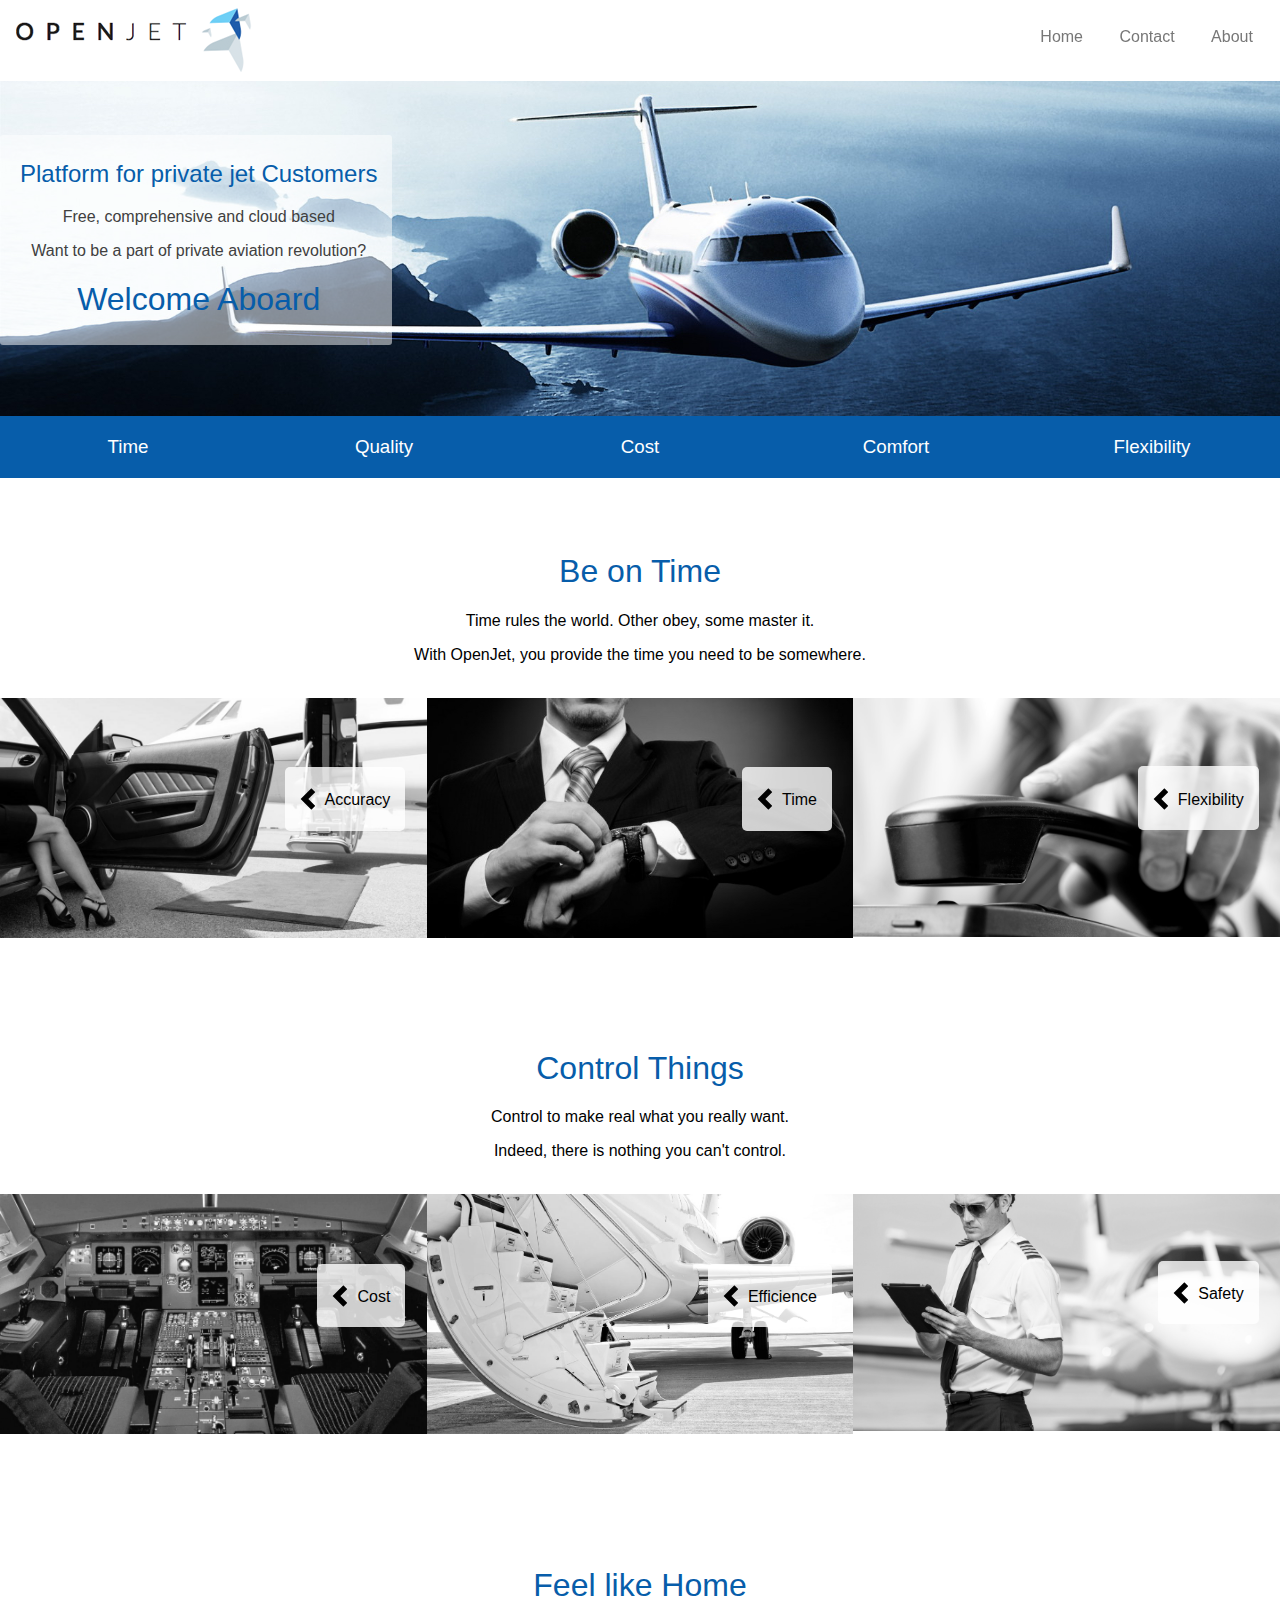
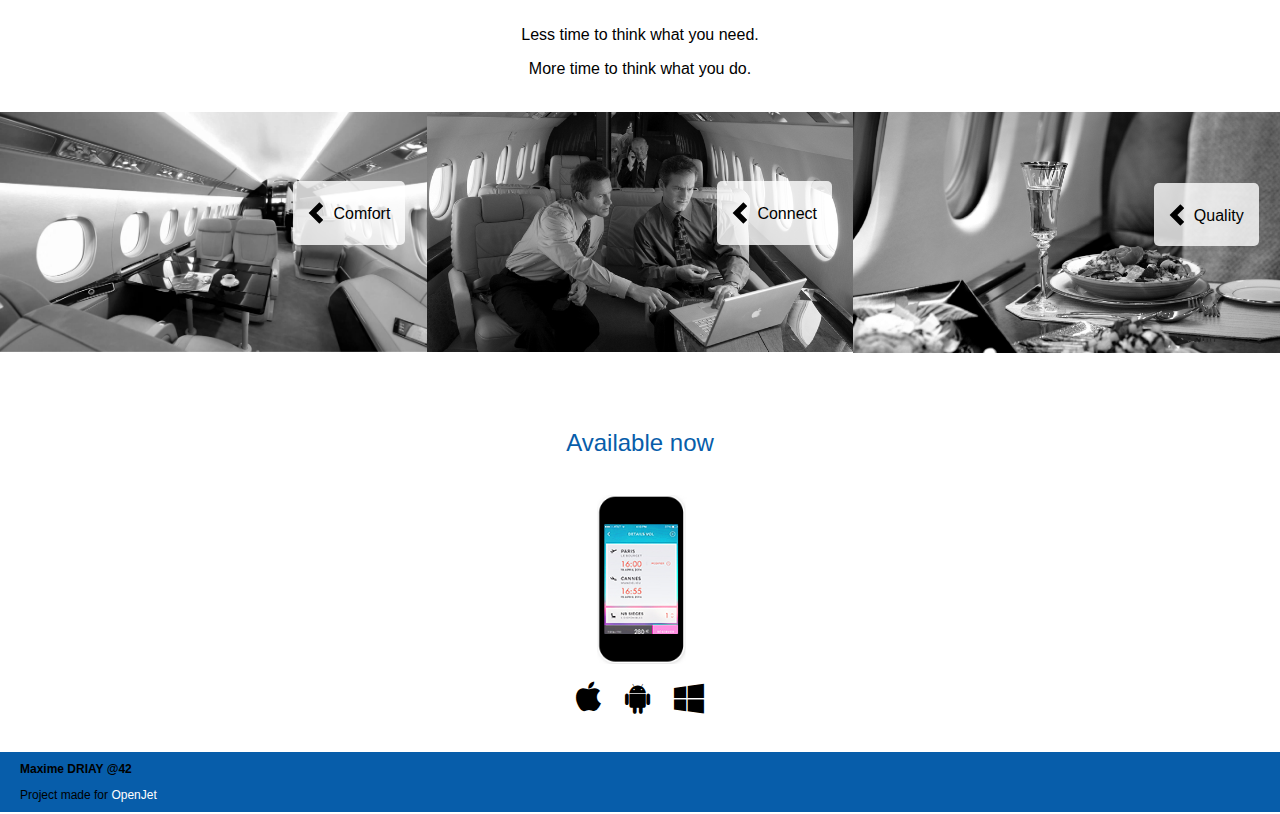
<file: index.html>
<!DOCTYPE HTML>
<html>
  <head>
    <title>OpenJet</title>
    <!-- <link href="bootstrap/css/bootstrap.min.css" rel="stylesheet"> -->
    <meta name="viewport" content="width=device-width, initial-scale=1">
    <link rel="stylesheet" href="Pure/pure-min.css">
    <link rel="stylesheet" href="Pure/grids-responsive-min.css">
    <link rel="stylesheet" href="owl-carousel/owl.carousel.css">
    <link rel="stylesheet" href="owl-carousel/owl.theme.css">
    <link rel="stylesheet" href="font-awesome/css/font-awesome.css">
    <link rel="stylesheet" href="font-awesome/css/font-awesome.min.css">
    <link rel="stylesheet" href="main.css">
    <link rel="shortcut icon" href="img/logo_mini.jpg" type="image/x-icon"/>
    <script src="https://ajax.googleapis.com/ajax/libs/jquery/1.11.3/jquery.min.js"></script>
    <script src="owl-carousel/owl.carousel.js"></script>
    <script>
    $(document).ready(function() {
        $(".owl-carousel").owlCarousel({
          items : 5,
          itemsDesktop : [1000,4],
          itemsDesktopSmall : [900,3],
          itemsTablet: [600,2],
          itemsMobile : [600,2],
          pagination: false,
          dots: false,
      });
    });
    </script>
  </head>
  <body>
    <header>
      <div class="pure-menu pure-menu-horizontal header_fixe w_min">
        <div class="pure-u-1-3">
          <a href="index.html" class="pure-menu-heading">
            <img class="pure-img" src="img/logo.png">
          </a>
        </div>
        <div class="pure-u-1-3"></div>
        <div class="pure-u-1-3">
        <ul id="menuLink1" class="pure-menu-list">
          <li class="pure-menu-item"><a href="index.html" class="pure-menu-link">Home</a></li>
          <li class="pure-menu-item"><a href="about.html#contact" class="pure-menu-link">Contact</a></li>
          <li class="pure-menu-item"><a href="about.html" class="pure-menu-link">About</a></li>
        </ul>
      </div>
      </div>
    </header>
    <section>
      <div class="pure-g">
        <div class="home_top pure-u-1">
          <img class="pure-img" src="img/jet_home_2.jpg">
        </div>
        <div class="pure-u-1 pure-u-md-1 pure-u-lg-1-2">
          <div class="title_imghome p_blue">
            <div class="title_box">
              <h2>Platform for private jet Customers</h2>
              <p class="p_black">Free, comprehensive and cloud based</p>
              <p class="p_black">Want to be a part of private aviation revolution?</p>
              <h1>Welcome Aboard</h1>
            </div>
          </div>
        </div>
        <div class="pure-u-1 moz-mtop">
          <div class="owl-carousel">
            <a href="#level_1" class="link"><div class="item"><h3>Time</h3></div></a>
            <a href="#level_3" class="link"><div class="item"><h3>Quality</h3></div></a>
            <a href="#level_2" class="link"><div class="item"><h3>Cost</h3></div></a>
            <a href="#level_3" class="link"><div class="item"><h3>Comfort</h3></div></a>
            <a href="#level_1" class="link"><div class="item"><h3>Flexibility</h3></div></a>
            <a href="#level_1" class="link"><div class="item"><h3>Accuracy</h3></div></a>
            <a href="#level_3" class="link"><div class="item"><h3>Connect</h3></div></a>
            <a href="#level_2" class="link"><div class="item"><h3>Efficience</h3></div></a>
            <a href="#level_2" class="link"><div class="item"><h3>Safety</h3></div></a>
          </div>
        </div>
      </div>
      <div class="pure-u-1" id="level_1"></div>
      <div class="pure-u-1"></div>
      <div class="pure-u-1"></div>
      <div class="pure-g">
        <div class="pure-u-1 bg-white">
          <h1 class="p_blue">Be on Time</h1>
          <p>Time rules the world. Other obey, some master it.</p>
          <p>With OpenJet, you provide the time you need to be somewhere.</p>
          </br>
        </div>
        <div class="pure-u-1 pure-u-md-1-2 pure-u-lg-1-3">
          <div class="section bg-white">
            <img class="pure-img grayscale" src="img/landing_jet_1.jpg">
            <input type="checkbox" id="button"/>
            <label for="button" class="show_box">
              <h4><img class="img_showbow" src="glyphicons/png/glyphicons-225-chevron-left.png">Accuracy</h4>
            </label>
            <aside class="content_box">Directly from car to jet. And reverse.</aside>
          </div>
        </div>
        <div class="pure-u-1 pure-u-md-1-2 pure-u-lg-1-3">
          <div class="section bg-white">
            <img class="pure-img grayscale" src="img/heure_2.jpg">
              <input type="checkbox" id="button1"/>
              <label for="button1" class="show_box">
                <h4><img class="img_showbow" src="glyphicons/png/glyphicons-225-chevron-left.png">Time</h4>
              </label>
              <aside class="content_box">No delay, no queue, no waiting.</aside>
          </div>
        </div>
        <div class="pure-u-1 pure-u-md-1-2 pure-u-lg-1-3">
          <div class="section bg-white">
            <img class="pure-img grayscale" src="img/telephone_2.jpg">
              <input type="checkbox" id="button2"/>
              <label for="button2" class="show_box">
                <h4><img class="img_showbow" src="glyphicons/png/glyphicons-225-chevron-left.png">Flexibility</h4>
              </label>
              <aside class="content_box">Modify the schedule. With a single call.</aside>
          </div>
        </div>
      </div>
      <div class="pure-u-1" id="level_2"></div>
      <div class="pure-u-1"></div>
      <div class="pure-u-1"></div>
      <div class="pure-g">
        <div class="pure-u-1">
          <h1 class="p_blue">Control Things</h1>
          <p>Control to make real what you really want.</p>
          <p>Indeed, there is nothing you can't control.</p>
          </br>
        </div>
        <div class="pure-u-1 pure-u-md-1-2 pure-u-lg-1-3">
          <div class="section bg-white">
            <img class="pure-img grayscale" src="img/cockpit_2.jpg">
            <input type="checkbox" id="button3"/>
            <label for="button3" class="show_box">
              <h4><img class="img_showbow" src="glyphicons/png/glyphicons-225-chevron-left.png">Cost</h4>
            </label>
            <aside class="content_box">You see and master every cost linked to what you do</aside>
          </div>
        </div>
        <div class="pure-u-1 pure-u-md-1-2 pure-u-lg-1-3">
          <div class="section bg-white">
            <img class="pure-img grayscale" src="img/escalier-2.jpg">
              <input type="checkbox" id="button4"/>
              <label for="button4" class="show_box">
                <h4><img class="img_showbow" src="glyphicons/png/glyphicons-225-chevron-left.png">Efficience</h4>
              </label>
              <aside class="content_box">Always available for you, do not think something else.</aside>
          </div>
        </div>
        <div class="pure-u-1 pure-u-md-1-2 pure-u-lg-1-3">
          <div class="section bg-white">
            <img class="pure-img grayscale" src="img/safety_a2.jpg">
              <input type="checkbox" id="button5"/>
              <label for="button5" class="show_box">
                <h4><img class="img_showbow" src="glyphicons/png/glyphicons-225-chevron-left.png">Safety</h4>
              </label>
              <aside class="content_box">High level of security around you. No compromise.</aside>
          </div>
        </div>
      </div>
      <div class="pure-u-1" id="level_3"></div>
      <div class="pure-u-1"></div>
      <div class="pure-u-1"></div>
      <div class="pure-g">
        <div class="pure-u-1">
          <h1 class="p_blue">Feel like Home</h1>
          <p>Less time to think what you need.</p>
          <p>More time to think what you do.</p>
          </br>
        </div>
        <div class="pure-u-1 pure-u-md-1-2 pure-u-lg-1-3">
          <div class="section bg-white">
            <img class="pure-img grayscale" src="img/inside_b2.jpg">
            <input type="checkbox" id="button6"/>
            <label for="button6" class="show_box">
              <h4><img class="img_showbow" src="glyphicons/png/glyphicons-225-chevron-left.png">Comfort</h4>
            </label>
            <aside class="content_box">Warm and cosy, even desktop-able.</aside>
          </div>
        </div>
        <div class="pure-u-1 pure-u-md-1-2 pure-u-lg-1-3">
          <div class="section bg-white">
            <img class="pure-img grayscale" src="img/working_2.jpg">
            <input type="checkbox" id="button7"/>
            <label for="button7" class="show_box">
              <h4><img class="img_showbow" src="glyphicons/png/glyphicons-225-chevron-left.png">Connect</h4>
            </label>
            <aside class="content_box">Wifi, Cellular, remote screen, tablets. Everything you need. </aside>
          </div>
        </div>
        <div class="pure-u-1 pure-u-md-1-2 pure-u-lg-1-3">
          <div class="section bg-white">
            <img class="pure-img grayscale" src="img/food_2.jpg">
            <input type="checkbox" id="button8"/>
            <label for="button8" class="show_box">
              <h4><img class="img_showbow" src="glyphicons/png/glyphicons-225-chevron-left.png">Quality</h4>
            </label>
            <aside class="content_box">The best service is including best product.</aside>
          </div>
        </div>
      </div>
      <div class="pure-u-g">
        <div class="pure-u-1"><h2 class="p_blue">Available now</h2></div>
        <div class="pure-u-1"></div>
        <div class="pure-u-1"><img class="pure-img" src="img/iphone_2.jpg"></div>
        <div class="pure-u-1"></div>
        <div class="pure-u-1">
          <i class="fa fa-apple fa-2x"></i>
          <i class="fa fa-android fa-2x m_left"></i>
          <i class="fa fa-windows fa-2x m_left"></i>
        </div>
      </div>
    </section>
    <footer class="pure-u-g">
      <div id="bg-footer" class="pure-u-1">
          <span class="footer_left_1"><strong>Maxime DRIAY <span class="">@42</span></strong><span>
          <p>Project made for <span class="p_white">OpenJet</span></p>
      </div>
    </footer>
  </body>
</html>
</file>
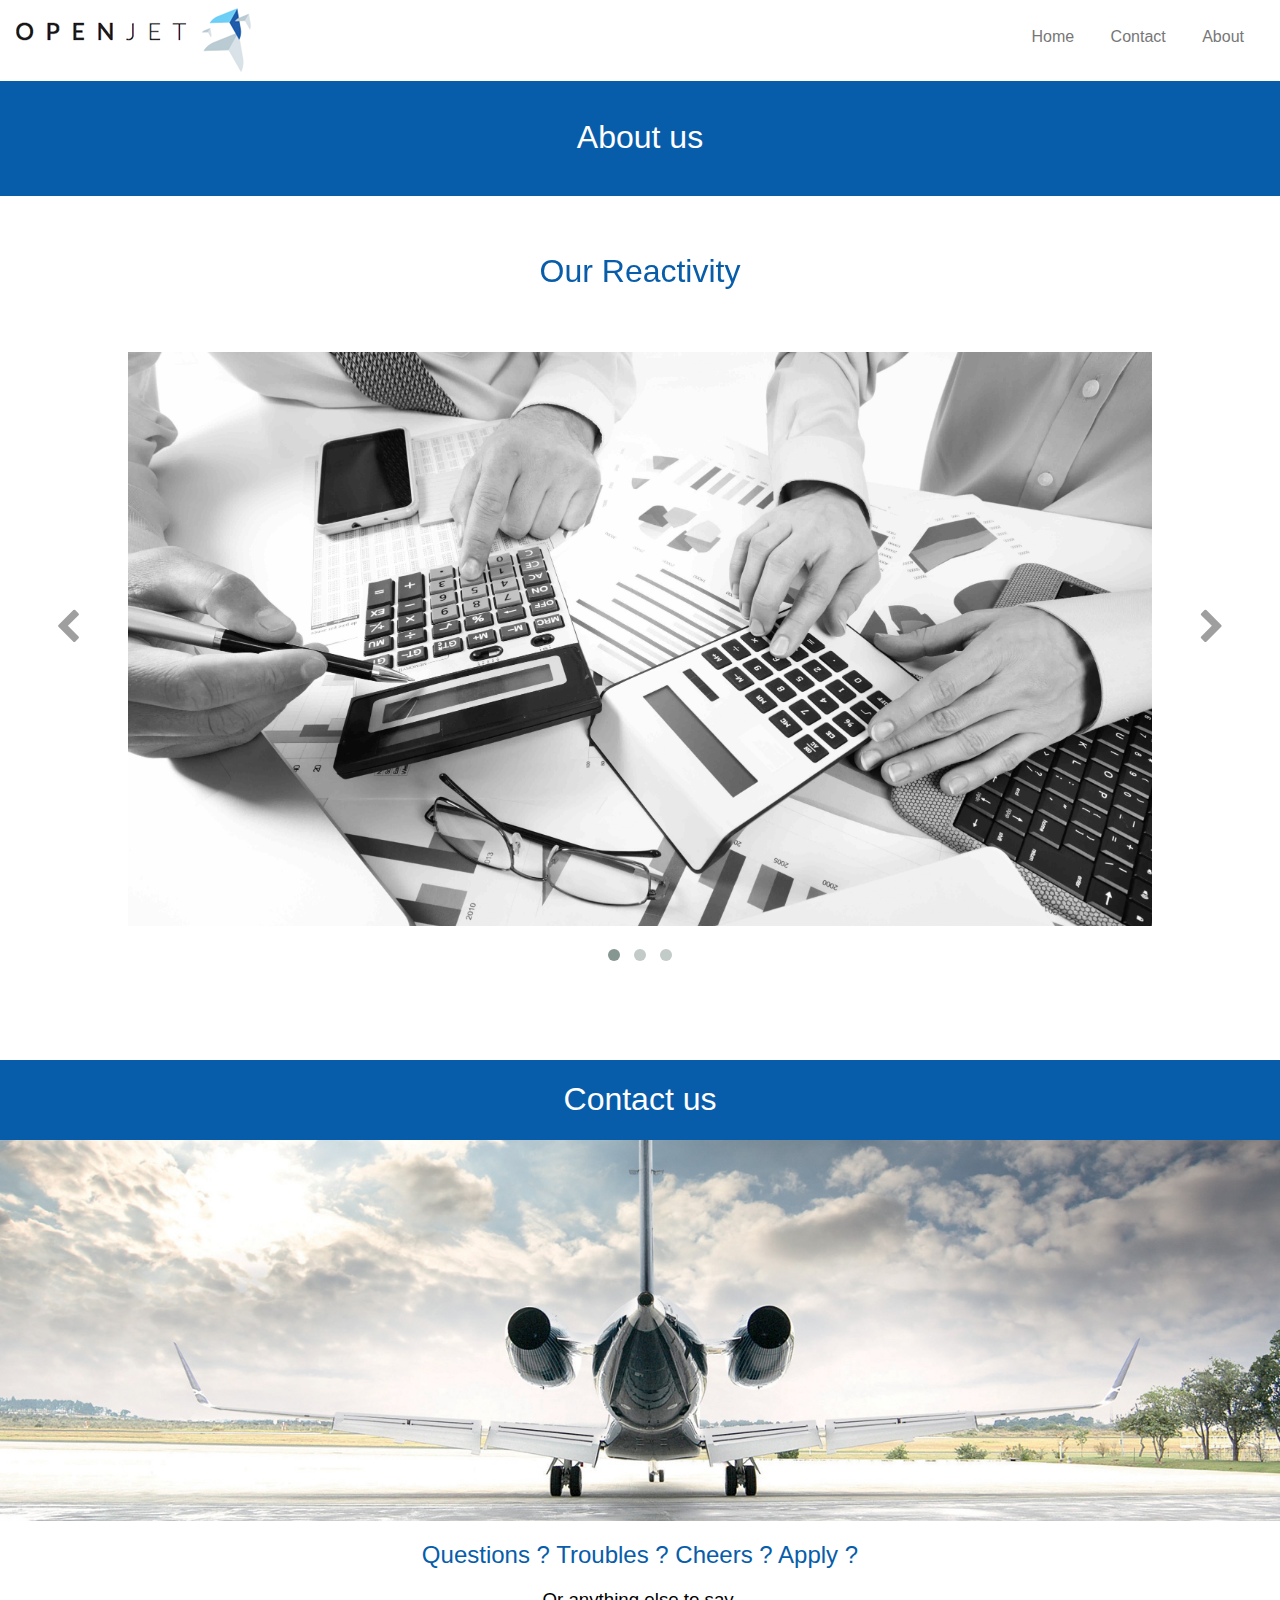
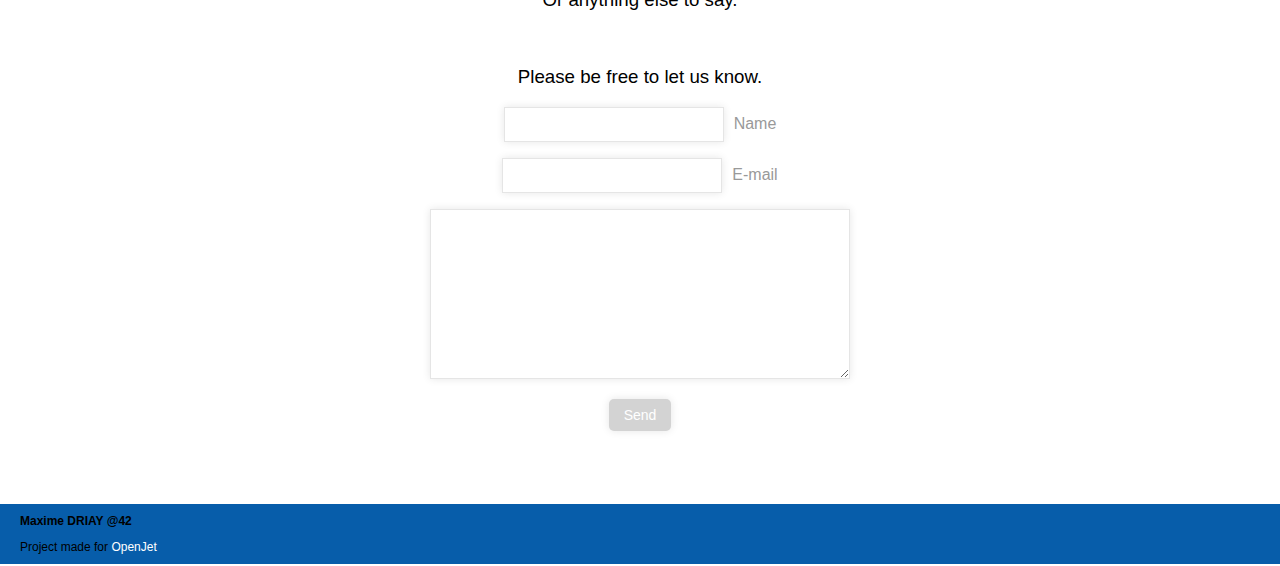
<file: about.html>
<!DOCTYPE HTML>
<html>
  <head>
    <title>OpenJet</title>
    <meta name="viewport" content="width=device-width, initial-scale=1">
    <link rel="stylesheet" href="Pure/pure-min.css">
    <link rel="stylesheet" href="Pure/grids-responsive-min.css">
    <link rel="stylesheet" href="owl-carousel/owl.carousel.css">
    <link rel="stylesheet" href="owl-carousel/owl.theme.css">
    <link rel="stylesheet" href="font-awesome/css/font-awesome.css">
    <link rel="stylesheet" href="font-awesome/css/font-awesome.min.css">
    <link rel="shortcut icon" href="img/logo_mini.jpg" type="image/x-icon"/>
    <link rel="stylesheet" href="main.css">
    <script src="https://ajax.googleapis.com/ajax/libs/jquery/1.11.3/jquery.min.js"></script>
    <script src="owl-carousel/owl.carousel.js"></script>
    <script>
    $(document).ready(function() {
      $(".owl-carousel").owlCarousel({
        autoPlay: 5000,
        stopOnHover: true,
        navigation : true,
        slideSpeed : 300,
        paginationSpeed : 400,
        singleItem:true,
        navigationText: [
        "<i class='fa fa-chevron-left fa-2x'></i>",
        "<i class='fa fa-chevron-right fa-2x'></i>"
        ]
      });
    });
    </script>
  </head>
  <body class="body_about">
    <header>
      <div class="pure-menu pure-menu-horizontal header_fixe">
        <div class="pure-u-1-3">
          <a href="index.html" class="pure-menu-heading"><img class="pure-img img-center" src="img/logo.png"></a>
        </div>
        <ul id="menuLink1" class="pure-menu-list">
          <li class="pure-menu-item"><a href="index.html" class="pure-menu-link">Home</a></li>
          <li class="pure-menu-item"><a href="about.html#contact" class="pure-menu-link">Contact</a></li>
          <li class="pure-menu-item"><a href="about.html" class="pure-menu-link">About</a></li>
        </ul>
      </div>
    </header>
    <section>
      <div class="pure-g">
        <div class="adj_top pure-u-1 bg-dark-blue">
          </br><h1 class="p_white">About us</h1></br>
        </div>
      </div>
      </br></br>
      <div class="pure-u-1 bg-white">
        <div class="owl-carousel">
          <div class="item_2 section">
            <h1 class="p_blue">Our Reactivity</h1>
            <h3 class="about_box">We take seriously every data in a way to improve everything we are doing, and how we are doing.</h3>
            <img class="pure-img grayscale" src="img/enterprise_2.jpg">
          </div>
          <div class="item_2 section">
            <h1 class="p_blue">Our Team-Working</h1>
            <h3 class="about_box">We are working together in a way every teamworkers is linked to the others. Everyone is a part of our progression.</h3>
            <img class="pure-img grayscale" src="img/together_2.jpg">
          </div>
          <div class="item_2 section">
            <h1 class="p_blue">Our Adaptation</h1>
            <h3 class="about_box">We know how to work with the best, building serious relationship with partners and customers by understanding business engine</h3>
            <img class="pure-img grayscale" src="img/rouage_2.jpg">
          </div>
        </div>
      </div>
    </section>
    <div class="pure-u-1" id="contact"></div>
    <div class="pure-u-1"></div>
    <div class="pure-u-1"></div>
    <div class="pure-u-1"></div>
    <div class="pure-u-1"></div>
    <div class="pure-u-1 bg-dark-blue"><h1 class="p_white" id="contact">Contact us</h1></div>
    <div class="pure-u-1"><img class="pure-img" src="img/jet_home_4.jpg"></div>
    <div class="pure-u-1">
      <h2 class="p_blue">Questions ? Troubles ? Cheers ? Apply ?</h2>
      <h3>Or anything else to say.</h3>
      </br>
      <h3>Please be free to let us know.</h3>
      <form class="form">
        <p class="name"><input type="text" name="name" id="name" /><label for="name">Name</label></p>
        <p class="email"><input type="text" name="email" id="email" /><label for="email">E-mail</label></p>
        <p class="text"><textarea name="text"></textarea></p>
        <p class="submit"><input type="submit" value="Send" /></p>
      </form>
    </div>
    <div class="pure-u-1"></div>
    <footer class="pure-u-g">
      <div id="bg-footer" class="pure-u-1">
        <span class="footer_left_1"><strong>Maxime DRIAY <span class="">@42</span></strong><span>
        <p>Project made for <span class="p_white">OpenJet</span></p>
      </div>
    </footer>
  </body>
</html>
</file>
<file: Pure/grids-responsive-min.css>
/*!
Pure v0.6.0
Copyright 2014 Yahoo! Inc. All rights reserved.
Licensed under the BSD License.
https://github.com/yahoo/pure/blob/master/LICENSE.md
*/
@media screen and (min-width:35.5em){.pure-u-sm-1,.pure-u-sm-1-1,.pure-u-sm-1-2,.pure-u-sm-1-3,.pure-u-sm-2-3,.pure-u-sm-1-4,.pure-u-sm-3-4,.pure-u-sm-1-5,.pure-u-sm-2-5,.pure-u-sm-3-5,.pure-u-sm-4-5,.pure-u-sm-5-5,.pure-u-sm-1-6,.pure-u-sm-5-6,.pure-u-sm-1-8,.pure-u-sm-3-8,.pure-u-sm-5-8,.pure-u-sm-7-8,.pure-u-sm-1-12,.pure-u-sm-5-12,.pure-u-sm-7-12,.pure-u-sm-11-12,.pure-u-sm-1-24,.pure-u-sm-2-24,.pure-u-sm-3-24,.pure-u-sm-4-24,.pure-u-sm-5-24,.pure-u-sm-6-24,.pure-u-sm-7-24,.pure-u-sm-8-24,.pure-u-sm-9-24,.pure-u-sm-10-24,.pure-u-sm-11-24,.pure-u-sm-12-24,.pure-u-sm-13-24,.pure-u-sm-14-24,.pure-u-sm-15-24,.pure-u-sm-16-24,.pure-u-sm-17-24,.pure-u-sm-18-24,.pure-u-sm-19-24,.pure-u-sm-20-24,.pure-u-sm-21-24,.pure-u-sm-22-24,.pure-u-sm-23-24,.pure-u-sm-24-24{display:inline-block;*display:inline;zoom:1;letter-spacing:normal;word-spacing:normal;vertical-align:top;text-rendering:auto}.pure-u-sm-1-24{width:4.1667%;*width:4.1357%}.pure-u-sm-1-12,.pure-u-sm-2-24{width:8.3333%;*width:8.3023%}.pure-u-sm-1-8,.pure-u-sm-3-24{width:12.5%;*width:12.469%}.pure-u-sm-1-6,.pure-u-sm-4-24{width:16.6667%;*width:16.6357%}.pure-u-sm-1-5{width:20%;*width:19.969%}.pure-u-sm-5-24{width:20.8333%;*width:20.8023%}.pure-u-sm-1-4,.pure-u-sm-6-24{width:25%;*width:24.969%}.pure-u-sm-7-24{width:29.1667%;*width:29.1357%}.pure-u-sm-1-3,.pure-u-sm-8-24{width:33.3333%;*width:33.3023%}.pure-u-sm-3-8,.pure-u-sm-9-24{width:37.5%;*width:37.469%}.pure-u-sm-2-5{width:40%;*width:39.969%}.pure-u-sm-5-12,.pure-u-sm-10-24{width:41.6667%;*width:41.6357%}.pure-u-sm-11-24{width:45.8333%;*width:45.8023%}.pure-u-sm-1-2,.pure-u-sm-12-24{width:50%;*width:49.969%}.pure-u-sm-13-24{width:54.1667%;*width:54.1357%}.pure-u-sm-7-12,.pure-u-sm-14-24{width:58.3333%;*width:58.3023%}.pure-u-sm-3-5{width:60%;*width:59.969%}.pure-u-sm-5-8,.pure-u-sm-15-24{width:62.5%;*width:62.469%}.pure-u-sm-2-3,.pure-u-sm-16-24{width:66.6667%;*width:66.6357%}.pure-u-sm-17-24{width:70.8333%;*width:70.8023%}.pure-u-sm-3-4,.pure-u-sm-18-24{width:75%;*width:74.969%}.pure-u-sm-19-24{width:79.1667%;*width:79.1357%}.pure-u-sm-4-5{width:80%;*width:79.969%}.pure-u-sm-5-6,.pure-u-sm-20-24{width:83.3333%;*width:83.3023%}.pure-u-sm-7-8,.pure-u-sm-21-24{width:87.5%;*width:87.469%}.pure-u-sm-11-12,.pure-u-sm-22-24{width:91.6667%;*width:91.6357%}.pure-u-sm-23-24{width:95.8333%;*width:95.8023%}.pure-u-sm-1,.pure-u-sm-1-1,.pure-u-sm-5-5,.pure-u-sm-24-24{width:100%}}@media screen and (min-width:48em){.pure-u-md-1,.pure-u-md-1-1,.pure-u-md-1-2,.pure-u-md-1-3,.pure-u-md-2-3,.pure-u-md-1-4,.pure-u-md-3-4,.pure-u-md-1-5,.pure-u-md-2-5,.pure-u-md-3-5,.pure-u-md-4-5,.pure-u-md-5-5,.pure-u-md-1-6,.pure-u-md-5-6,.pure-u-md-1-8,.pure-u-md-3-8,.pure-u-md-5-8,.pure-u-md-7-8,.pure-u-md-1-12,.pure-u-md-5-12,.pure-u-md-7-12,.pure-u-md-11-12,.pure-u-md-1-24,.pure-u-md-2-24,.pure-u-md-3-24,.pure-u-md-4-24,.pure-u-md-5-24,.pure-u-md-6-24,.pure-u-md-7-24,.pure-u-md-8-24,.pure-u-md-9-24,.pure-u-md-10-24,.pure-u-md-11-24,.pure-u-md-12-24,.pure-u-md-13-24,.pure-u-md-14-24,.pure-u-md-15-24,.pure-u-md-16-24,.pure-u-md-17-24,.pure-u-md-18-24,.pure-u-md-19-24,.pure-u-md-20-24,.pure-u-md-21-24,.pure-u-md-22-24,.pure-u-md-23-24,.pure-u-md-24-24{display:inline-block;*display:inline;zoom:1;letter-spacing:normal;word-spacing:normal;vertical-align:top;text-rendering:auto}.pure-u-md-1-24{width:4.1667%;*width:4.1357%}.pure-u-md-1-12,.pure-u-md-2-24{width:8.3333%;*width:8.3023%}.pure-u-md-1-8,.pure-u-md-3-24{width:12.5%;*width:12.469%}.pure-u-md-1-6,.pure-u-md-4-24{width:16.6667%;*width:16.6357%}.pure-u-md-1-5{width:20%;*width:19.969%}.pure-u-md-5-24{width:20.8333%;*width:20.8023%}.pure-u-md-1-4,.pure-u-md-6-24{width:25%;*width:24.969%}.pure-u-md-7-24{width:29.1667%;*width:29.1357%}.pure-u-md-1-3,.pure-u-md-8-24{width:33.3333%;*width:33.3023%}.pure-u-md-3-8,.pure-u-md-9-24{width:37.5%;*width:37.469%}.pure-u-md-2-5{width:40%;*width:39.969%}.pure-u-md-5-12,.pure-u-md-10-24{width:41.6667%;*width:41.6357%}.pure-u-md-11-24{width:45.8333%;*width:45.8023%}.pure-u-md-1-2,.pure-u-md-12-24{width:50%;*width:49.969%}.pure-u-md-13-24{width:54.1667%;*width:54.1357%}.pure-u-md-7-12,.pure-u-md-14-24{width:58.3333%;*width:58.3023%}.pure-u-md-3-5{width:60%;*width:59.969%}.pure-u-md-5-8,.pure-u-md-15-24{width:62.5%;*width:62.469%}.pure-u-md-2-3,.pure-u-md-16-24{width:66.6667%;*width:66.6357%}.pure-u-md-17-24{width:70.8333%;*width:70.8023%}.pure-u-md-3-4,.pure-u-md-18-24{width:75%;*width:74.969%}.pure-u-md-19-24{width:79.1667%;*width:79.1357%}.pure-u-md-4-5{width:80%;*width:79.969%}.pure-u-md-5-6,.pure-u-md-20-24{width:83.3333%;*width:83.3023%}.pure-u-md-7-8,.pure-u-md-21-24{width:87.5%;*width:87.469%}.pure-u-md-11-12,.pure-u-md-22-24{width:91.6667%;*width:91.6357%}.pure-u-md-23-24{width:95.8333%;*width:95.8023%}.pure-u-md-1,.pure-u-md-1-1,.pure-u-md-5-5,.pure-u-md-24-24{width:100%}}@media screen and (min-width:64em){.pure-u-lg-1,.pure-u-lg-1-1,.pure-u-lg-1-2,.pure-u-lg-1-3,.pure-u-lg-2-3,.pure-u-lg-1-4,.pure-u-lg-3-4,.pure-u-lg-1-5,.pure-u-lg-2-5,.pure-u-lg-3-5,.pure-u-lg-4-5,.pure-u-lg-5-5,.pure-u-lg-1-6,.pure-u-lg-5-6,.pure-u-lg-1-8,.pure-u-lg-3-8,.pure-u-lg-5-8,.pure-u-lg-7-8,.pure-u-lg-1-12,.pure-u-lg-5-12,.pure-u-lg-7-12,.pure-u-lg-11-12,.pure-u-lg-1-24,.pure-u-lg-2-24,.pure-u-lg-3-24,.pure-u-lg-4-24,.pure-u-lg-5-24,.pure-u-lg-6-24,.pure-u-lg-7-24,.pure-u-lg-8-24,.pure-u-lg-9-24,.pure-u-lg-10-24,.pure-u-lg-11-24,.pure-u-lg-12-24,.pure-u-lg-13-24,.pure-u-lg-14-24,.pure-u-lg-15-24,.pure-u-lg-16-24,.pure-u-lg-17-24,.pure-u-lg-18-24,.pure-u-lg-19-24,.pure-u-lg-20-24,.pure-u-lg-21-24,.pure-u-lg-22-24,.pure-u-lg-23-24,.pure-u-lg-24-24{display:inline-block;*display:inline;zoom:1;letter-spacing:normal;word-spacing:normal;vertical-align:top;text-rendering:auto}.pure-u-lg-1-24{width:4.1667%;*width:4.1357%}.pure-u-lg-1-12,.pure-u-lg-2-24{width:8.3333%;*width:8.3023%}.pure-u-lg-1-8,.pure-u-lg-3-24{width:12.5%;*width:12.469%}.pure-u-lg-1-6,.pure-u-lg-4-24{width:16.6667%;*width:16.6357%}.pure-u-lg-1-5{width:20%;*width:19.969%}.pure-u-lg-5-24{width:20.8333%;*width:20.8023%}.pure-u-lg-1-4,.pure-u-lg-6-24{width:25%;*width:24.969%}.pure-u-lg-7-24{width:29.1667%;*width:29.1357%}.pure-u-lg-1-3,.pure-u-lg-8-24{width:33.3333%;*width:33.3023%}.pure-u-lg-3-8,.pure-u-lg-9-24{width:37.5%;*width:37.469%}.pure-u-lg-2-5{width:40%;*width:39.969%}.pure-u-lg-5-12,.pure-u-lg-10-24{width:41.6667%;*width:41.6357%}.pure-u-lg-11-24{width:45.8333%;*width:45.8023%}.pure-u-lg-1-2,.pure-u-lg-12-24{width:50%;*width:49.969%}.pure-u-lg-13-24{width:54.1667%;*width:54.1357%}.pure-u-lg-7-12,.pure-u-lg-14-24{width:58.3333%;*width:58.3023%}.pure-u-lg-3-5{width:60%;*width:59.969%}.pure-u-lg-5-8,.pure-u-lg-15-24{width:62.5%;*width:62.469%}.pure-u-lg-2-3,.pure-u-lg-16-24{width:66.6667%;*width:66.6357%}.pure-u-lg-17-24{width:70.8333%;*width:70.8023%}.pure-u-lg-3-4,.pure-u-lg-18-24{width:75%;*width:74.969%}.pure-u-lg-19-24{width:79.1667%;*width:79.1357%}.pure-u-lg-4-5{width:80%;*width:79.969%}.pure-u-lg-5-6,.pure-u-lg-20-24{width:83.3333%;*width:83.3023%}.pure-u-lg-7-8,.pure-u-lg-21-24{width:87.5%;*width:87.469%}.pure-u-lg-11-12,.pure-u-lg-22-24{width:91.6667%;*width:91.6357%}.pure-u-lg-23-24{width:95.8333%;*width:95.8023%}.pure-u-lg-1,.pure-u-lg-1-1,.pure-u-lg-5-5,.pure-u-lg-24-24{width:100%}}@media screen and (min-width:80em){.pure-u-xl-1,.pure-u-xl-1-1,.pure-u-xl-1-2,.pure-u-xl-1-3,.pure-u-xl-2-3,.pure-u-xl-1-4,.pure-u-xl-3-4,.pure-u-xl-1-5,.pure-u-xl-2-5,.pure-u-xl-3-5,.pure-u-xl-4-5,.pure-u-xl-5-5,.pure-u-xl-1-6,.pure-u-xl-5-6,.pure-u-xl-1-8,.pure-u-xl-3-8,.pure-u-xl-5-8,.pure-u-xl-7-8,.pure-u-xl-1-12,.pure-u-xl-5-12,.pure-u-xl-7-12,.pure-u-xl-11-12,.pure-u-xl-1-24,.pure-u-xl-2-24,.pure-u-xl-3-24,.pure-u-xl-4-24,.pure-u-xl-5-24,.pure-u-xl-6-24,.pure-u-xl-7-24,.pure-u-xl-8-24,.pure-u-xl-9-24,.pure-u-xl-10-24,.pure-u-xl-11-24,.pure-u-xl-12-24,.pure-u-xl-13-24,.pure-u-xl-14-24,.pure-u-xl-15-24,.pure-u-xl-16-24,.pure-u-xl-17-24,.pure-u-xl-18-24,.pure-u-xl-19-24,.pure-u-xl-20-24,.pure-u-xl-21-24,.pure-u-xl-22-24,.pure-u-xl-23-24,.pure-u-xl-24-24{display:inline-block;*display:inline;zoom:1;letter-spacing:normal;word-spacing:normal;vertical-align:top;text-rendering:auto}.pure-u-xl-1-24{width:4.1667%;*width:4.1357%}.pure-u-xl-1-12,.pure-u-xl-2-24{width:8.3333%;*width:8.3023%}.pure-u-xl-1-8,.pure-u-xl-3-24{width:12.5%;*width:12.469%}.pure-u-xl-1-6,.pure-u-xl-4-24{width:16.6667%;*width:16.6357%}.pure-u-xl-1-5{width:20%;*width:19.969%}.pure-u-xl-5-24{width:20.8333%;*width:20.8023%}.pure-u-xl-1-4,.pure-u-xl-6-24{width:25%;*width:24.969%}.pure-u-xl-7-24{width:29.1667%;*width:29.1357%}.pure-u-xl-1-3,.pure-u-xl-8-24{width:33.3333%;*width:33.3023%}.pure-u-xl-3-8,.pure-u-xl-9-24{width:37.5%;*width:37.469%}.pure-u-xl-2-5{width:40%;*width:39.969%}.pure-u-xl-5-12,.pure-u-xl-10-24{width:41.6667%;*width:41.6357%}.pure-u-xl-11-24{width:45.8333%;*width:45.8023%}.pure-u-xl-1-2,.pure-u-xl-12-24{width:50%;*width:49.969%}.pure-u-xl-13-24{width:54.1667%;*width:54.1357%}.pure-u-xl-7-12,.pure-u-xl-14-24{width:58.3333%;*width:58.3023%}.pure-u-xl-3-5{width:60%;*width:59.969%}.pure-u-xl-5-8,.pure-u-xl-15-24{width:62.5%;*width:62.469%}.pure-u-xl-2-3,.pure-u-xl-16-24{width:66.6667%;*width:66.6357%}.pure-u-xl-17-24{width:70.8333%;*width:70.8023%}.pure-u-xl-3-4,.pure-u-xl-18-24{width:75%;*width:74.969%}.pure-u-xl-19-24{width:79.1667%;*width:79.1357%}.pure-u-xl-4-5{width:80%;*width:79.969%}.pure-u-xl-5-6,.pure-u-xl-20-24{width:83.3333%;*width:83.3023%}.pure-u-xl-7-8,.pure-u-xl-21-24{width:87.5%;*width:87.469%}.pure-u-xl-11-12,.pure-u-xl-22-24{width:91.6667%;*width:91.6357%}.pure-u-xl-23-24{width:95.8333%;*width:95.8023%}.pure-u-xl-1,.pure-u-xl-1-1,.pure-u-xl-5-5,.pure-u-xl-24-24{width:100%}}
</file>
<file: main.css>
/* ************************** */
/* ADJUST ONLY MOZILLA  */
/* *************************** */

@-moz-document url-prefix() {
  .moz-mtop {
    margin-top: -20px;
  }
  .moz-mbot {
    margin-top: 30px;
  }
  .w_min {
    max-height: 73px;
  }
}

/* ************************* */
/* MODIF CSS PURE  */
/* ************************* */

.pure-menu {
  background-color:  #FFFFFF;
}

.pure-u-1 {
  text-align: center;
}

/* ************************* */
/* ADJUST CSS CAROUSEL OWL  */
/* ************************* */


.owl-theme .owl-controls .owl-buttons div {
  position: absolute;
}

.owl-theme .owl-controls .owl-buttons .owl-prev{
  left: -45px;
  top: 55px;
}

.owl-theme .owl-controls .owl-buttons .owl-next{
  right: -45px;
  top: 55px;
}


/* ************************* */
/* MEDIA FOR CSS WELCOME HOMEPAGE*/
/* ************************* */


@media screen and (min-width: 64em) {
  .title_box {
    padding-top: 5px;
    padding-bottom: 5px;
    padding-right: 15px;
    padding-left: 20px;
    background-color: rgba(255, 255, 255, 0.5);
    -webkit-border-radius: 3px;
    -moz-border-radius:3px;
    -o-border-radius: 3px;
    vertical-align: middle;
  }
  .title_imghome {
    position:absolute;
    margin-top: -22%;
  }
  .box_home {
    background-color: rgba(211, 211, 211, 0.5);
  }
}

/* ************************* */
/* MY CSS / OTHER  */
/* ************************* */


body {
  font-weight: 100;
  background-color: #FFFFFF;
  min-width: 500px;
}

h1, h2, h3, h4 {
  font-weight: 200;
}

label {
  cursor: pointer;
  user-select: none;
}

input[type=checkbox] {
  visibility: hidden;
}

aside {
  opacity: 0;
  -webkit-transition: opacity 0.5s ease;
  -moz-transition: opacity 0.5s ease;
  -o-transition: opacity 0.5s ease;
}

input[type=checkbox]:checked ~ aside {
  opacity :1;
  -webkit-transition: opacity 0.5s ease;
  -moz-transition: opacity 0.5s ease;
  -o-transition: opacity 0.5s ease;
}

#menuLink1 {
  padding-top: 20px;
  padding-right: 20px;
  float: right;
}

#bg-footer {
  position:absolute;
  margin-top: 3%;
  height: 60px;
  background-color: #075DAA;
}

.w_min {
  min-width: 500px;
}

.m_left {
  margin-left: 20px;
}

.adj_top {
  margin-top: 80px;
}

.home_top {
  margin-top: 50px;
}

.header_fixe {
  position: fixed;
  z-index: 1;
}

.p_blue {
  color: #075DAA;
}

.p_white {
  color: white;
}

.p_black {
  color: #404040;
}

.bg-white{
  background-color: #FFFFFF;
}

.bg-dark-blue{
  background-color: #075DAA;
}

.bg-light-blue{
  background-color: #6DCFF6;
}

.bg-dark-grey{
  background-color: #6DCFF6;
}

.bg-light-grey {
  background-color: lightgrey;
}

.bg-dark-grey {
  background-color: darkgrey;
}

.item {
  background: #075DAA;
  padding: 1px 0px;
  color: white;
  text-align: center;
}

.item:hover {
  background: darkgrey;
  color: #075DAA;
}

.item_2 img{
  display: inline;
  width: 80%;
}

.footer_left_1 {
  float: left;
  text-align: left;
  margin-left: 20px;
  margin-top: 10px;
  margin-bottom: 2px;
  font-size: 12px;
  color:black;
}

.grayscale {
  filter: grayscale(1);
  -webkit-filter: grayscale(1);
  -webkit-transition: 1s ease;
  -moz-filter: grayscale(1);
  -moz-transition: 1s ease;
  -o-filter: grayscale(1);
  -o-transition: 1s ease;
}

.section:hover .grayscale {
  filter: grayscale(0);
  -webkit-filter: grayscale(0);
  -webkit-transition: 1s ease;
  -moz-filter: grayscale(0);
  -moz-transition: 1s ease;
  -o-filter: grayscale(0);
  -o-transition: 1s ease;
}

.show_box {
  position: relative;
  float: right;
  margin-top: -40%;
  margin-right: 5%;
  padding-left: 15px;
  padding-right: 15px;
  margin-bottom: 15%;
  background-color: rgba(255, 255, 255, 0.8);
  -webkit-border-radius: 5px;
  /*-moz-border-radius: 5px;*/
  -o-border-radius: 5px;
}

.section:hover .show_box {
  background-color: rgba(109, 207, 246, 0.8);
}

.about_box {
  opacity: 0;
  -webkit-transition: opacity 1s ease;
  -moz-transition: opacity 1s ease;
  -o-transition: opacity 1s ease;
}

.section:hover .about_box {
  opacity: 1;
}

.content_box {
  position: relative;
  font-size: 18px;
  margin-top: -17%;
  margin-bottom: 15%;
  padding-left: 15px;
  padding-right: 15px;
  padding-top: 3px;
  padding-bottom: 3px;
  background-color: rgba(255, 255, 255, 0.8);
}

.link {
  -webkit-transition: 1s ease;
  -moz-transition: 1s ease;
  -o-transition: 1s ease;
  text-decoration: none;
  color: #404040;
  /*margin-top: -10px;*/
}

.link:hover {
  -webkit-transition: 1s ease;
  -moz-transition: 1s ease;
  -o-transition: 1s ease;
  color: #075DAA;
}

.img_showbow {
  margin-bottom: -5px;
  padding-right: 10px;
}

/* ****************************** */
/* CSS FORMULAIRE REQUEST */
/* ******************************* */

input, textarea {
  padding: 9px;
  border: solid 1px #E5E5E5;
  outline: 0;
  font: normal 13px/100% Verdana, Tahoma, sans-serif;
  width: 200px;
  background: #FFFFFF;
  box-shadow: rgba(0,0,0, 0.1) 0px 0px 8px;
  -webkit-box-shadow: rgba(0,0,0, 0.1) 0px 0px 8px;
  -moz-box-shadow: rgba(0,0,0, 0.1) 0px 0px 8px;
}

textarea {
  width: 400px;
  max-width: 400px;
  height: 150px;
  line-height: 150%;
}

input:hover, textarea:hover,
input:focus, textarea:focus {
  border-color: #C9C9C9;
}

.submit input:hover {
  background: #075DAA;
}

.form label {
  margin-left: 10px;
  color: #999999;
}

.submit input {
  width: auto;
  padding: 9px 15px;
  background: lightgrey;
  border: 0;
  font-size: 14px;
  color: #FFFFFF;
  -webkit-border-radius: 5px;
  -moz-border-radius: 5px;
  -o-border-radius:5px;
}
</file>
